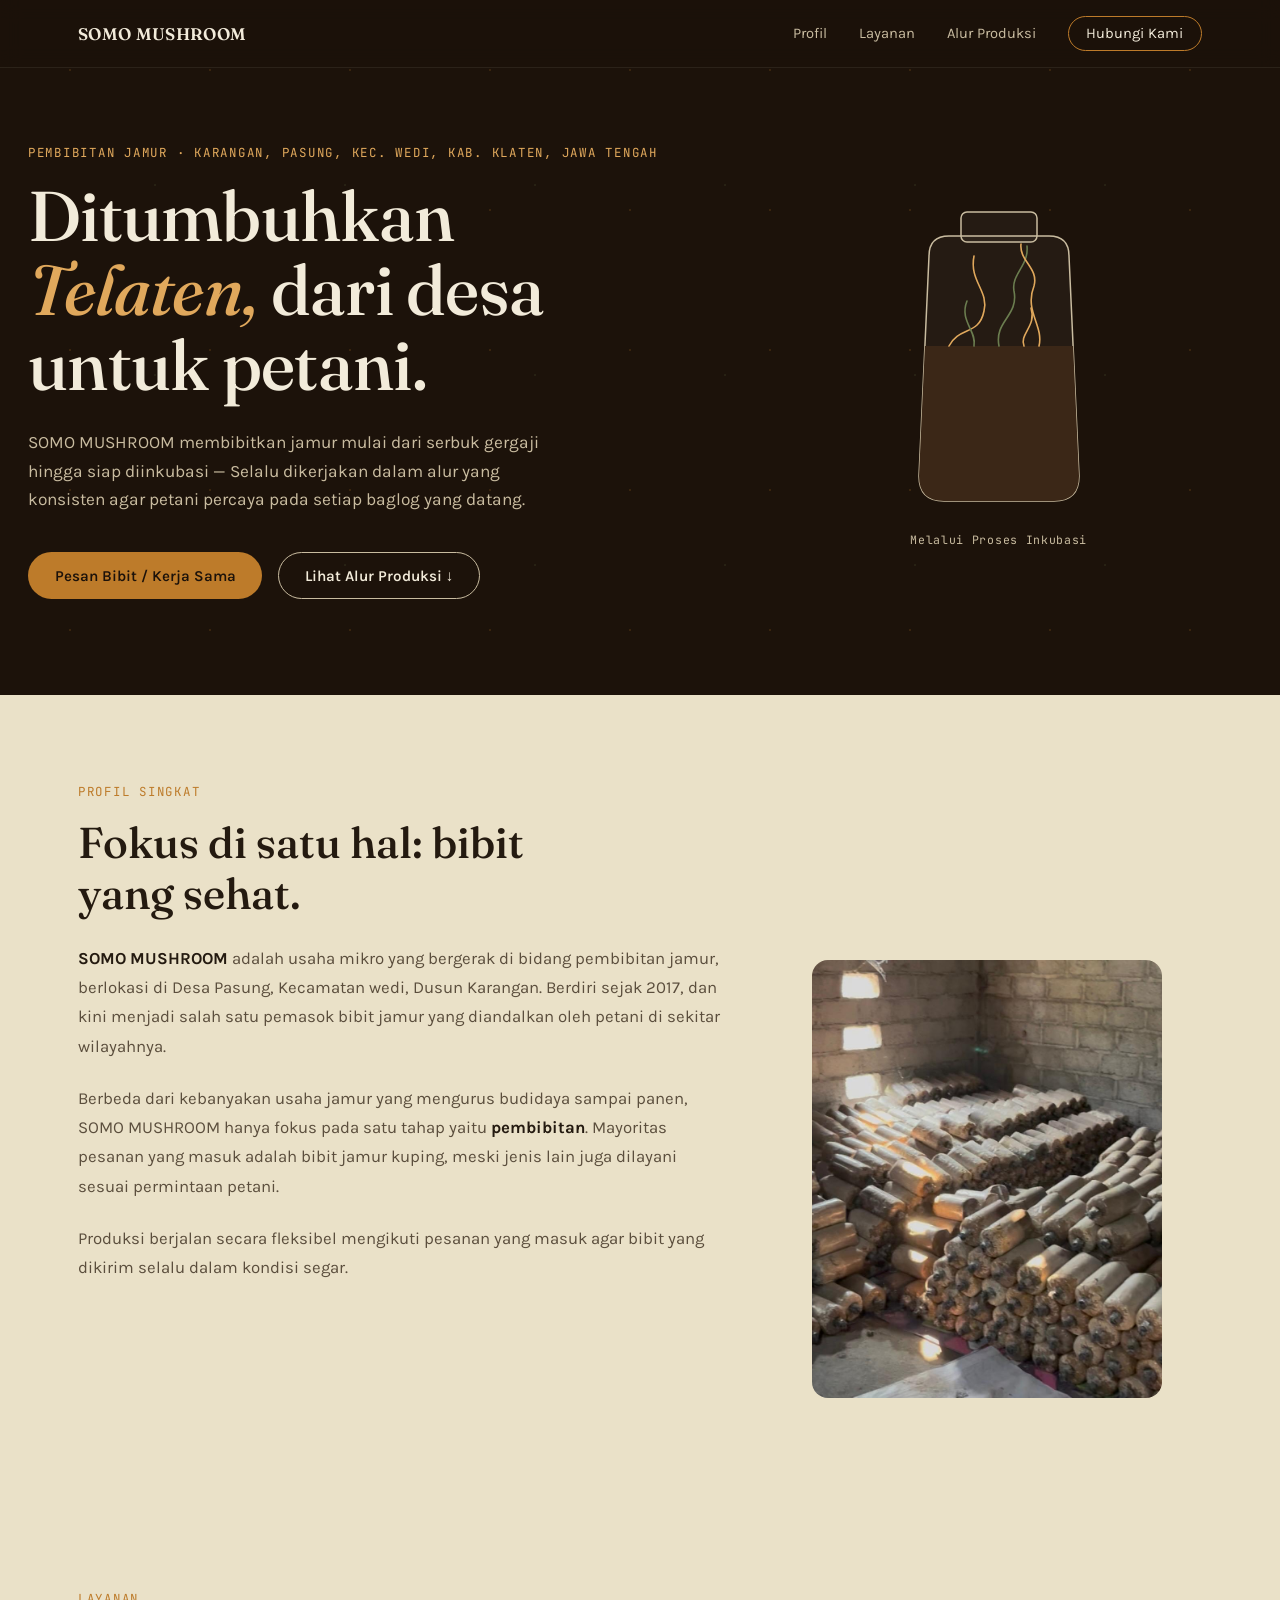
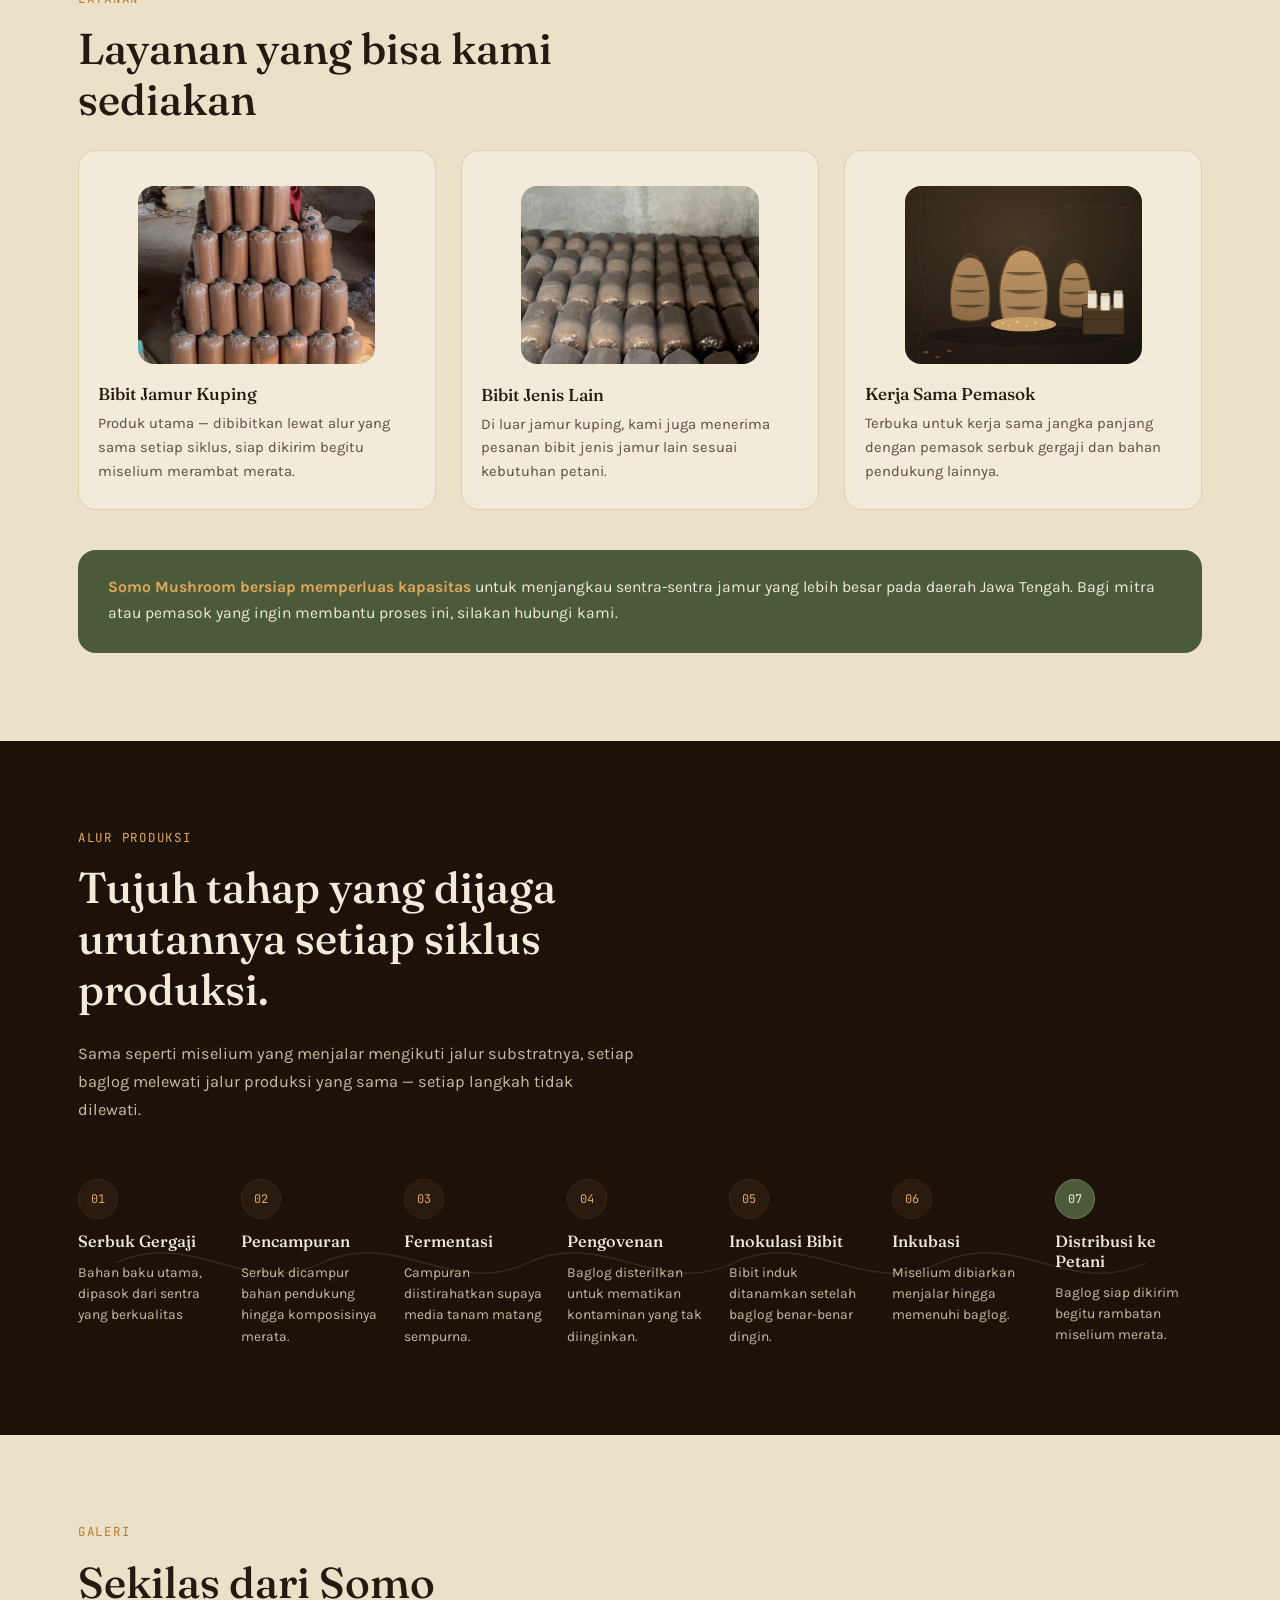
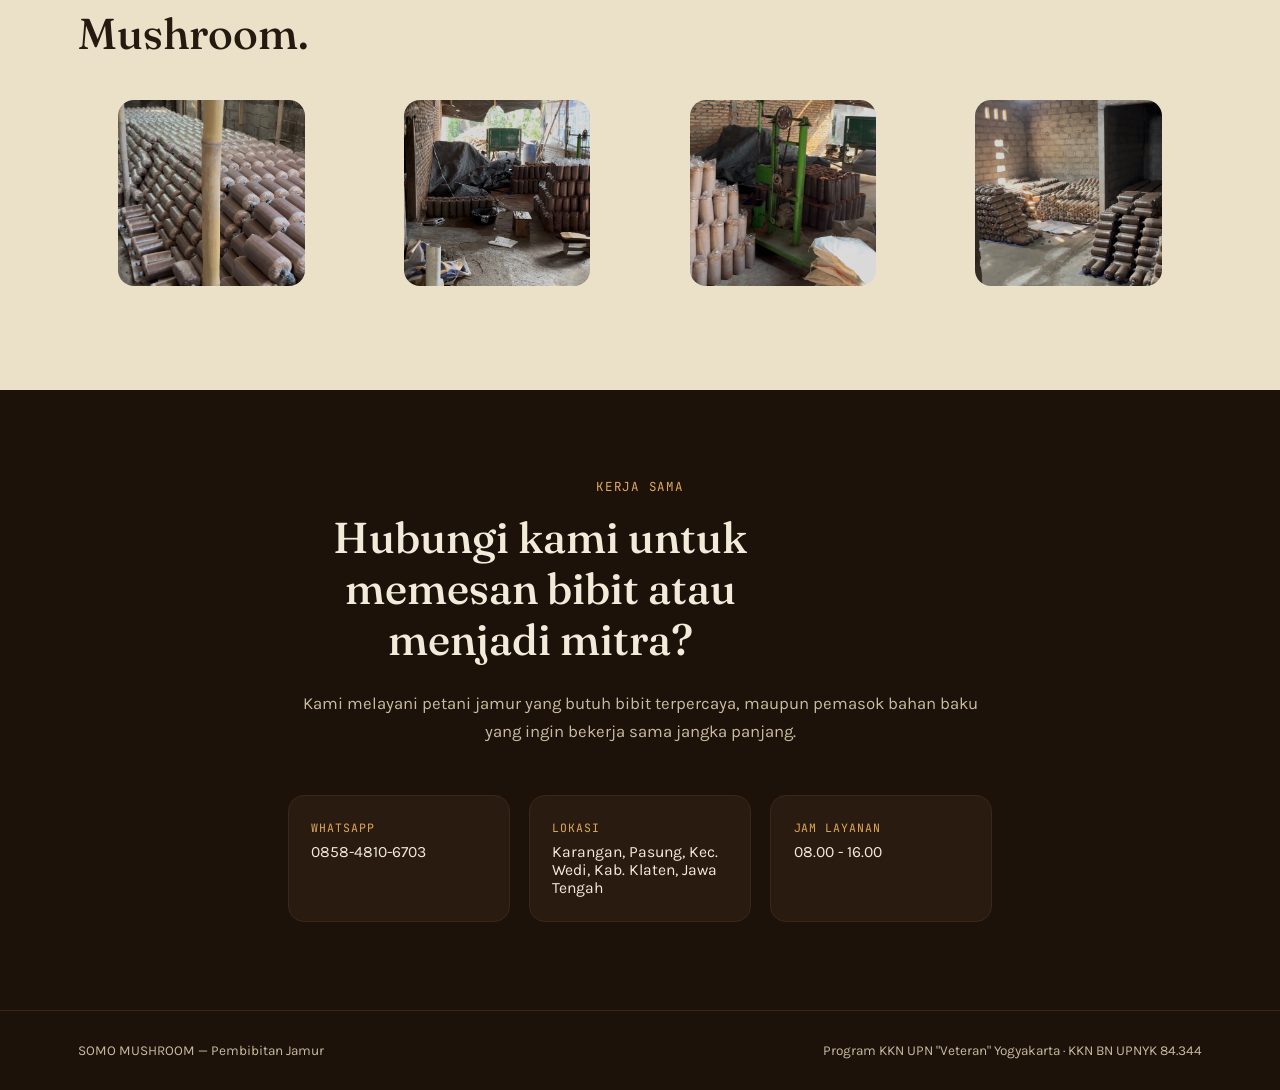
<file: index.html>
<!DOCTYPE html>
<html lang="id">
<head>
<meta charset="UTF-8">
<meta name="viewport" content="width=device-width, initial-scale=1.0">
<title>SOMO MUSHSROOM</title>
<meta name="description" content="SOMO MUSHROOM — Pembibitan jamur kuping dari Karangan">

<link rel="preconnect" href="https://fonts.googleapis.com">
<link rel="preconnect" href="https://fonts.gstatic.com" crossorigin>
<link href="https://fonts.googleapis.com/css2?family=Fraunces:ital,opsz,wght@0,9..144,400;0,9..144,500;0,9..144,600;1,9..144,500&family=Karla:wght@400;500;600;700&family=JetBrains+Mono:wght@400;500&display=swap" rel="stylesheet">
<link rel="icon" type="image/png" href="images/LOGO SOMO MUSHROOM.png">
<link rel="stylesheet" href="css/style.css">
</head>
<body>

<!-- ============ NAV ============ -->
<header class="nav" id="nav">
  <div class="nav__inner">
    <a href="#top" class="nav__brand">SOMO MUSHROOM</a>
    <nav class="nav__links">
      <a href="#profil">Profil</a>
      <a href="#layanan">Layanan</a>
      <a href="#alur">Alur Produksi</a>
      <a href="#kontak" class="nav__cta">Hubungi Kami</a>
    </nav>
    <button class="nav__burger" id="navBurger" aria-label="Buka menu" aria-expanded="false">
      <span></span><span></span><span></span>
    </button>
  </div>
</header>

<!-- ============ HERO ============ -->
<section class="hero" id="top">
  <div class="hero__spores" aria-hidden="true"></div>
  <div class="hero__inner">
    <p class="eyebrow">Pembibitan Jamur &middot; Karangan, Pasung, Kec. Wedi, Kab. Klaten, Jawa Tengah</p>
    <h1 class="hero__title">
      Ditumbuhkan<br>
      <em>Telaten,</em> dari desa<br>
      untuk petani.
    </h1>
    <p class="hero__lede">
      SOMO MUSHROOM membibitkan jamur mulai dari serbuk gergaji hingga siap
      diinkubasi &mdash; Selalu dikerjakan dalam alur yang konsisten agar
      petani percaya pada setiap baglog yang datang.
    </p>
    <div class="hero__actions">
      <a href="#kontak" class="btn btn--primary">Pesan Bibit / Kerja Sama</a>
      <a href="#alur" class="btn btn--ghost">Lihat Alur Produksi &darr;</a>
    </div>
  </div>
  <div class="hero__jar" aria-hidden="true">
    <svg viewBox="0 0 220 320" class="jar-svg">
      <defs>
        <clipPath id="jarClip">
          <path d="M40 60 Q40 40 60 40 L160 40 Q180 40 180 60 L190 280 Q190 305 165 305 L55 305 Q30 305 30 280 Z"/>
        </clipPath>
      </defs>
      <path class="jar-outline" d="M40 60 Q40 40 60 40 L160 40 Q180 40 180 60 L190 280 Q190 305 165 305 L55 305 Q30 305 30 280 Z"/>
      <rect class="jar-neck" x="72" y="16" width="76" height="30" rx="6"/>
      <g clip-path="url(#jarClip)">
        <rect class="jar-substrate" x="20" y="150" width="180" height="160"/>
        <g class="mycelium-threads">
          <path d="M60 150 C 70 130, 90 140, 95 115 C 100 95, 80 85, 85 60" />
          <path d="M110 150 C 105 125, 130 120, 125 95 C 122 78, 140 70, 138 50" />
          <path d="M150 150 C 155 130, 135 115, 145 90 C 150 72, 130 65, 132 48" />
          <path d="M85 150 C 88 135, 70 125, 78 105" />
          <path d="M135 150 C 130 138, 148 130, 142 112" />
        </g>
      </g>
    </svg>
    <p class="jar-caption">Melalui Proses Inkubasi </p>
  </div>
</section>

<!-- ============ PROFIL ============ -->
<section class="profil" id="profil">
  <div class="section-inner">
    <p class="eyebrow eyebrow--dark">Profil Singkat</p>
    <h2 class="section-title">Fokus di satu hal: bibit yang sehat.</h2>
    <div class="profil__grid">
      <div class="profil__text-col">
        <p class="profil__text">
          <strong>SOMO MUSHROOM</strong> adalah usaha mikro yang bergerak di bidang
          pembibitan jamur, berlokasi di Desa Pasung, Kecamatan wedi, Dusun Karangan.
          Berdiri sejak 2017, dan kini menjadi salah satu pemasok bibit jamur yang diandalkan oleh petani
          di sekitar wilayahnya.
      </p>
      <p class="profil__text">
          Berbeda dari kebanyakan usaha jamur yang mengurus budidaya sampai panen,
          SOMO MUSHROOM hanya fokus pada satu tahap yaitu <strong>pembibitan</strong>.
          Mayoritas pesanan yang masuk adalah bibit jamur kuping, meski jenis
          lain juga dilayani sesuai permintaan petani.
      </p>
        <p class="profil__text">
        Produksi berjalan secara fleksibel mengikuti pesanan yang masuk agar bibit yang dikirim selalu dalam kondisi segar.
      </p>
      </div>
      <figure class="photo-frame photo-frame--profil">
        <img src="images/gambar1.jpeg" alt="Foto lokasi produksi SOMO MUSHROOM"
     onerror="this.closest('.photo-frame').classList.add('is-empty')">
        <figcaption class="photo-frame__fallback">
          Foto lokasi / pemilik usaha<br><small>ganti: images/profil.jpg</small>
        </figcaption>
      </figure>
    </div>
  </div>
</section>

<!-- ============ LAYANAN ============ -->
<section class="layanan" id="layanan">
  <div class="section-inner">
    <p class="eyebrow eyebrow--dark">Layanan</p>
    <h2 class="section-title">Layanan yang bisa kami sediakan</h2>
    <div class="layanan-grid">
      <div class="layanan-card">
        <figure class="photo-frame photo-frame--card">
          <img src="images/gambar6.PNG" alt="Bibit jamur kuping"
               onerror="this.closest('.photo-frame').classList.add('is-empty')">
          <figcaption class="photo-frame__fallback">
            Foto bibit jamur kuping<br><small>ganti: images/layanan-1.jpg</small>
          </figcaption>
        </figure>
        <h3>Bibit Jamur Kuping</h3>
        <p>Produk utama  &mdash; dibibitkan lewat alur yang sama setiap
        siklus, siap dikirim begitu miselium merambat merata.</p>
      </div>

      <div class="layanan-card">
        <figure class="photo-frame photo-frame--card">
          <img src="images/gambar7.PNG" alt="Bibit jamur jenis lain"
               onerror="this.closest('.photo-frame').classList.add('is-empty')">
          <figcaption class="photo-frame__fallback">
            Foto jenis jamur lain<br><small>ganti: images/layanan-2.jpg</small>
          </figcaption>
        </figure>
        <h3>Bibit Jenis Lain</h3>
        <p>Di luar jamur kuping, kami juga menerima pesanan bibit jenis jamur
        lain sesuai kebutuhan petani.</p>
      </div>

      <div class="layanan-card">
        <figure class="photo-frame photo-frame--card">
          <img src="images/gambar8.jpg" alt="Kerja sama pemasok bahan baku"
               onerror="this.closest('.photo-frame').classList.add('is-empty')">
          <figcaption class="photo-frame__fallback">
            Foto bahan baku / pemasok<br><small>ganti: images/layanan-3.jpg</small>
          </figcaption>
        </figure>
        <h3>Kerja Sama Pemasok</h3>
        <p>Terbuka untuk kerja sama jangka panjang dengan pemasok serbuk
        gergaji dan bahan pendukung lainnya.</p>
      </div>
    </div>

    <div class="growth-note">
      <p>
        <strong>Somo Mushroom bersiap memperluas kapasitas</strong> untuk menjangkau
        sentra-sentra jamur yang lebih besar pada daerah Jawa Tengah. Bagi mitra
        atau pemasok yang ingin membantu proses ini, silakan hubungi kami.
      </p>
    </div>
  </div>
</section>

<!-- ============ ALUR PRODUKSI (signature) ============ -->
<section class="alur" id="alur">
  <div class="section-inner">
    <p class="eyebrow">Alur Produksi</p>
    <h2 class="section-title section-title--light">
      Tujuh tahap yang dijaga urutannya setiap siklus produksi.
    </h2>
    <p class="alur__sub">
      Sama seperti miselium yang menjalar mengikuti jalur substratnya,
      setiap baglog melewati jalur produksi yang sama &mdash; setiap langkah tidak dilewati.
    </p>

    <div class="mycelium-flow" id="myceliumFlow">
      <svg class="mycelium-flow__svg" viewBox="0 0 1200 140" preserveAspectRatio="none" aria-hidden="true">
        <path id="flowPath" class="flow-path" d="M40,70 C120,20 180,120 260,70 C340,20 400,120 480,70 C560,20 620,120 700,70 C780,20 840,120 920,70 C1000,20 1060,120 1140,70" />
      </svg>
      <div class="mycelium-flow__nodes">
        <div class="flow-node">
          <span class="flow-node__dot">01</span>
          <h3>Serbuk Gergaji</h3>
          <p>Bahan baku utama, dipasok dari sentra yang berkualitas</p>
        </div>
        <div class="flow-node">
          <span class="flow-node__dot">02</span>
          <h3>Pencampuran</h3>
          <p>Serbuk dicampur bahan pendukung hingga komposisinya merata.</p>
        </div>
        <div class="flow-node">
          <span class="flow-node__dot">03</span>
          <h3>Fermentasi</h3>
          <p>Campuran diistirahatkan supaya media tanam matang sempurna.</p>
        </div>
        <div class="flow-node">
          <span class="flow-node__dot">04</span>
          <h3>Pengovenan</h3>
          <p>Baglog disterilkan untuk mematikan kontaminan yang tak diinginkan.</p>
        </div>
        <div class="flow-node">
          <span class="flow-node__dot">05</span>
          <h3>Inokulasi Bibit</h3>
          <p>Bibit induk ditanamkan setelah baglog benar-benar dingin.</p>
        </div>
        <div class="flow-node">
          <span class="flow-node__dot">06</span>
          <h3>Inkubasi</h3>
          <p>Miselium dibiarkan menjalar hingga memenuhi baglog.</p>
        </div>
        <div class="flow-node flow-node--last">
          <span class="flow-node__dot">07</span>
          <h3>Distribusi ke Petani</h3>
          <p>Baglog siap dikirim begitu rambatan miselium merata.</p>
        </div>
      </div>
    </div>
  </div>
</section>

<!-- ============ GALERI ============ -->
<section class="galeri">
  <div class="section-inner">
    <p class="eyebrow eyebrow--dark">Galeri</p>
    <h2 class="section-title">Sekilas dari Somo Mushroom.</h2>
    <div class="galeri-grid">
      <figure class="photo-frame photo-frame--galeri">
        <img src="images/gambar2.PNG" alt="Dokumentasi kegiatan 1" onerror="this.closest('.photo-frame').classList.add('is-empty')">
        <figcaption class="photo-frame__fallback"><small>images/galeri-1.jpg</small></figcaption>
      </figure>
      <figure class="photo-frame photo-frame--galeri">
        <img src="images/gambar3.PNG" alt="Dokumentasi kegiatan 2" onerror="this.closest('.photo-frame').classList.add('is-empty')">
        <figcaption class="photo-frame__fallback"><small>images/galeri-2.jpg</small></figcaption>
      </figure>
      <figure class="photo-frame photo-frame--galeri">
        <img src="images/gambar4.PNG" alt="Dokumentasi kegiatan 3" onerror="this.closest('.photo-frame').classList.add('is-empty')">
        <figcaption class="photo-frame__fallback"><small>images/galeri-3.jpg</small></figcaption>
      </figure>
      <figure class="photo-frame photo-frame--galeri">
        <img src="images/gambar5.PNG" alt="Dokumentasi kegiatan 4" onerror="this.closest('.photo-frame').classList.add('is-empty')">
        <figcaption class="photo-frame__fallback"><small>images/galeri-4.jpg</small></figcaption>
      </figure>
    </div>
  </div>
</section>

<!-- ============ KONTAK ============ -->
<section class="kontak" id="kontak">
  <div class="section-inner section-inner--narrow">
    <p class="eyebrow">Kerja Sama</p>
    <h2 class="section-title section-title--light">
      Hubungi kami untuk memesan bibit atau menjadi mitra?
    </h2>
    <p class="kontak__lede">
      Kami melayani petani jamur yang butuh bibit terpercaya, maupun pemasok
      bahan baku yang ingin bekerja sama jangka panjang.
    </p>

    <div class="kontak__grid">
      <a class="kontak__item" href="https://wa.me/6285848106703" target="_blank" rel="noopener">
        <span class="kontak__item-label">WhatsApp</span>
        <span class="kontak__item-value">0858-4810-6703</span>
      </a>
      <div class="kontak__item">
        <span class="kontak__item-label">Lokasi</span>
        <span class="kontak__item-value">Karangan, Pasung, Kec. Wedi, Kab. Klaten, Jawa Tengah</span>
      </div>
      <div class="kontak__item">
        <span class="kontak__item-label">Jam Layanan</span>
        <span class="kontak__item-value">08.00 - 16.00</span>
      </div>
    </div>
  </div>
</section>

<footer class="footer">
  <div class="section-inner footer__inner">
    <span>SOMO MUSHROOM &mdash; Pembibitan Jamur</span>
    <span class="footer__note">Program KKN UPN "Veteran" Yogyakarta &middot; KKN BN UPNYK 84.344</span>
  </div>
</footer>

<script src="js/script.js"></script>
</body>
</html>
</file>
<file: css/style.css>
/* ============================================================
   SOMOMASROOM — Design tokens
   Ganti nilai di :root ini untuk menyesuaikan warna/tipografi
   ============================================================ */
:root {
  /* Colors */
  --ink:        #1C120A;   /* dasar gelap, seperti media tanam */
  --ink-2:      #2A1B10;   /* kartu di atas dasar gelap */
  --ink-3:      #3B2717;   /* border/garis di atas dasar gelap */
  --bone:       #F2EBDA;   /* teks terang di atas gelap */
  --bone-dim:   #C9BCA0;   /* teks sekunder di atas gelap */
  --parchment:  #EAE1C8;   /* latar terang alternatif */
  --parchment-2:#DCD0AF;   /* elemen di atas parchment */
  --text-dark:  #241A10;   /* teks utama di atas terang */
  --text-muted: #5B4E3D;   /* teks sekunder di atas terang */
  --moss:       #6B7D4F;   /* aksen sekunder — miselium/lumut */
  --moss-deep:  #4B5A39;
  --spore:      #BD7B2A;   /* aksen utama — warna tudung jamur */
  --spore-light:#E0A85C;

  /* Type */
  --font-display: "Fraunces", serif;
  --font-body: "Karla", sans-serif;
  --font-mono: "JetBrains Mono", monospace;

  --container: 1180px;
}

/* ============================================================
   Reset & base
   ============================================================ */
* { box-sizing: border-box; }
html { scroll-behavior: smooth; }
body {
  margin: 0;
  font-family: var(--font-body);
  color: var(--text-dark);
  background: var(--parchment);
  -webkit-font-smoothing: antialiased;
}
img, svg { display: block; max-width: 100%; }
a { color: inherit; text-decoration: none; }
h1, h2, h3 { font-family: var(--font-display); margin: 0; }
p { margin: 0; }
.section-inner {
  max-width: var(--container);
  margin: 0 auto;
  padding: 5.5rem 1.75rem;
}
.section-inner--narrow { max-width: 760px; text-align: center; }

.eyebrow {
  display: block;
  font-family: var(--font-mono);
  font-size: 0.78rem;
  letter-spacing: 0.14em;
  text-transform: uppercase;
  color: var(--spore-light);
  margin-bottom: 1.1rem;
}
.eyebrow--dark { color: var(--spore); }

.section-title {
  font-size: clamp(1.9rem, 3.4vw, 2.7rem);
  font-weight: 500;
  line-height: 1.18;
  color: var(--text-dark);
  max-width: 18ch;
  margin-bottom: 1.5rem;
}
.section-title--light { color: var(--bone); }

:focus-visible {
  outline: 2px solid var(--spore-light);
  outline-offset: 3px;
}

@media (prefers-reduced-motion: reduce) {
  html { scroll-behavior: auto; }
  * { animation-duration: 0.001ms !important; animation-iteration-count: 1 !important; transition-duration: 0.001ms !important; }
}

/* ============================================================
   Buttons
   ============================================================ */
.btn {
  display: inline-flex;
  align-items: center;
  gap: 0.5rem;
  padding: 0.85rem 1.6rem;
  border-radius: 999px;
  font-family: var(--font-body);
  font-weight: 600;
  font-size: 0.95rem;
  border: 1px solid transparent;
  transition: transform 0.18s ease, background 0.18s ease, border-color 0.18s ease;
}
.btn--primary {
  background: var(--spore);
  color: var(--ink);
}
.btn--primary:hover { transform: translateY(-2px); background: var(--spore-light); }
.btn--ghost {
  border-color: var(--bone-dim);
  color: var(--bone);
}
.btn--ghost:hover { border-color: var(--bone); transform: translateY(-2px); }

/* ============================================================
   Nav
   ============================================================ */
.nav {
  position: fixed;
  top: 0; left: 0; right: 0;
  z-index: 50;
  background: rgba(28, 18, 10, 0.82);
  backdrop-filter: blur(10px);
  border-bottom: 1px solid rgba(242, 235, 218, 0.08);
}
.nav__inner {
  max-width: var(--container);
  margin: 0 auto;
  padding: 1rem 1.75rem;
  display: flex;
  align-items: center;
  justify-content: space-between;
}
.nav__brand {
  font-family: var(--font-display);
  font-weight: 600;
  letter-spacing: 0.02em;
  font-size: 1.05rem;
  color: var(--bone);
}
.nav__links {
  display: flex;
  align-items: center;
  gap: 2rem;
  font-size: 0.92rem;
  color: var(--bone-dim);
}
.nav__links a:hover { color: var(--bone); }
.nav__cta {
  padding: 0.5rem 1.1rem;
  border-radius: 999px;
  border: 1px solid var(--spore);
  color: var(--bone) !important;
}
.nav__burger {
  display: none;
  flex-direction: column;
  gap: 5px;
  background: none;
  border: none;
  cursor: pointer;
  padding: 6px;
}
.nav__burger span {
  width: 22px; height: 2px;
  background: var(--bone);
  border-radius: 2px;
}

/* ============================================================
   Hero
   ============================================================ */
.hero {
  position: relative;
  background: var(--ink);
  color: var(--bone);
  padding: 9rem 1.75rem 6rem;
  overflow: hidden;
  display: grid;
  grid-template-columns: minmax(0, 1.15fr) minmax(0, 0.85fr);
  gap: 2rem;
  align-items: center;
}
.hero__spores {
  position: absolute;
  inset: 0;
  background-image:
    radial-gradient(circle, rgba(189,123,42,0.35) 1.5px, transparent 1.5px),
    radial-gradient(circle, rgba(107,125,79,0.28) 1.5px, transparent 1.5px);
  background-size: 140px 140px, 190px 190px;
  background-position: 0 0, 60px 90px;
  opacity: 0.5;
  pointer-events: none;
}
.hero__inner {
  position: relative;
  max-width: 640px;
  grid-column: 1;
}
.hero__title {
  font-size: clamp(2.6rem, 5.6vw, 4.4rem);
  font-weight: 500;
  line-height: 1.06;
  letter-spacing: -0.01em;
  margin-bottom: 1.6rem;
}
.hero__title em {
  font-style: italic;
  color: var(--spore-light);
}
.hero__lede {
  font-size: 1.08rem;
  line-height: 1.65;
  color: var(--bone-dim);
  max-width: 52ch;
  margin-bottom: 2.4rem;
}
.hero__actions {
  display: flex;
  flex-wrap: wrap;
  gap: 1rem;
}

.hero__jar {
  position: relative;
  grid-column: 2;
  display: flex;
  flex-direction: column;
  align-items: center;
  justify-self: center;
}
.jar-svg { width: min(220px, 80%); height: auto; }
.jar-outline {
  fill: rgba(242,235,218,0.04);
  stroke: var(--bone-dim);
  stroke-width: 1.5;
}
.jar-neck {
  fill: rgba(242,235,218,0.04);
  stroke: var(--bone-dim);
  stroke-width: 1.5;
}
.jar-substrate {
  fill: var(--ink-3);
}
.mycelium-threads path {
  fill: none;
  stroke: var(--spore-light);
  stroke-width: 1.6;
  stroke-linecap: round;
  stroke-dasharray: 140;
  stroke-dashoffset: 140;
  animation: growThread 2.6s ease-out forwards;
  animation-delay: 0.6s;
}
.mycelium-threads path:nth-child(2) { animation-delay: 0.9s; stroke: var(--moss); }
.mycelium-threads path:nth-child(3) { animation-delay: 1.2s; }
.mycelium-threads path:nth-child(4) { animation-delay: 1.5s; stroke: var(--moss); }
.mycelium-threads path:nth-child(5) { animation-delay: 1.8s; }
@keyframes growThread {
  to { stroke-dashoffset: 0; }
}
.jar-caption {
  margin-top: 1rem;
  font-family: var(--font-mono);
  font-size: 0.72rem;
  letter-spacing: 0.06em;
  color: var(--bone-dim);
  text-align: center;
}

@media (max-width: 860px) {
  .hero { grid-template-columns: 1fr; text-align: left; padding-top: 7.5rem; }
  .hero__jar { grid-column: 1; margin-top: 2.5rem; }
}

/* ============================================================
   Profil (lihat definisi profil__grid & photo-frame di bawah,
   dekat blok Layanan)
   ============================================================ */
.profil { background: var(--parchment); }

/* ============================================================
   Alur produksi — signature mycelium flow
   ============================================================ */
.alur {
  background: var(--ink);
  color: var(--bone);
}
.alur__sub {
  font-size: 1.02rem;
  line-height: 1.7;
  color: var(--bone-dim);
  max-width: 56ch;
  margin-bottom: 3.5rem;
}

.mycelium-flow { position: relative; }
.mycelium-flow__svg {
  position: absolute;
  top: 34px;
  left: 0;
  width: 100%;
  height: 100px;
  z-index: 0;
}
.flow-path {
  fill: none;
  stroke: var(--ink-3);
  stroke-width: 2;
}
.flow-path-progress {
  fill: none;
  stroke: var(--spore);
  stroke-width: 2;
}

.mycelium-flow__nodes {
  position: relative;
  z-index: 1;
  display: grid;
  grid-template-columns: repeat(7, 1fr);
  gap: 1rem;
}
.flow-node {
  display: flex;
  flex-direction: column;
  gap: 0.7rem;
}
.flow-node__dot {
  width: 40px;
  height: 40px;
  border-radius: 50%;
  background: var(--ink-2);
  border: 1.5px solid var(--ink-3);
  color: var(--spore-light);
  display: flex;
  align-items: center;
  justify-content: center;
  font-family: var(--font-mono);
  font-size: 0.75rem;
}
.flow-node--last .flow-node__dot {
  background: var(--moss-deep);
  border-color: var(--moss);
  color: var(--bone);
}
.flow-node h3 {
  font-size: 1.02rem;
  font-weight: 500;
  color: var(--bone);
}
.flow-node p {
  font-size: 0.86rem;
  line-height: 1.55;
  color: var(--bone-dim);
}

@media (max-width: 980px) {
  .mycelium-flow__svg { display: none; }
  .mycelium-flow__nodes {
    grid-template-columns: 1fr;
    gap: 1.8rem;
    border-left: 2px solid var(--ink-3);
    padding-left: 1.5rem;
  }
  .flow-node__dot { position: absolute; margin-left: -2.45rem; }
  .flow-node { padding-left: 0.5rem; position: relative; }
}

/* ============================================================
   Photo frame (placeholder foto yang otomatis hilang saat
   file gambar asli sudah ditambahkan ke folder images/)
   ============================================================ */
.photo-frame {
  position: relative;
  border-radius: 16px;
  overflow: hidden;
  background: var(--ink-3);
}
.photo-frame img {
  width: 100%;
  height: 100%;
  object-fit: cover;
}
.photo-frame__fallback {
  display: none;
  position: absolute;
  inset: 0;
  align-items: center;
  justify-content: center;
  flex-direction: column;
  gap: 0.3rem;
  text-align: center;
  padding: 1rem;
  font-family: var(--font-mono);
  font-size: 0.78rem;
  line-height: 1.5;
  color: var(--bone-dim);
}
.photo-frame__fallback small { opacity: 0.7; font-size: 0.7rem; }
.photo-frame.is-empty {
  border: 1px dashed var(--bone-dim);
  background: repeating-linear-gradient(
    45deg, var(--ink-3), var(--ink-3) 10px, transparent 10px, transparent 20px
  );
}
.photo-frame.is-empty img { display: none; }
.photo-frame.is-empty .photo-frame__fallback { display: flex; }

.photo-frame--profil { aspect-ratio: 4 / 5; }
.photo-frame--card { aspect-ratio: 4 / 3; margin-bottom: 1.2rem; }
.photo-frame--galeri { aspect-ratio: 1 / 1; }

/* on light sections (profil/layanan/galeri), placeholder text needs dark tone */
.profil .photo-frame__fallback,
.layanan .photo-frame__fallback,
.galeri .photo-frame__fallback {
  color: var(--text-muted);
}
.profil .photo-frame.is-empty,
.layanan .photo-frame.is-empty,
.galeri .photo-frame.is-empty {
  background: repeating-linear-gradient(
    45deg, var(--parchment-2), var(--parchment-2) 10px, transparent 10px, transparent 20px
  );
  border-color: var(--text-muted);
}

/* ============================================================
   Profil grid (update: teks + foto)
   ============================================================ */
.profil__grid {
  display: grid;
  grid-template-columns: 1.2fr 0.8fr;
  gap: 3rem;
  align-items: start;
}
.profil__text-col { display: flex; flex-direction: column; gap: 1.4rem; }
.profil__text {
  font-size: 1.05rem;
  line-height: 1.75;
  color: var(--text-muted);
}
.profil__text strong { color: var(--text-dark); }
@media (max-width: 720px) {
  .profil__grid { grid-template-columns: 1fr; }
  .photo-frame--profil { aspect-ratio: 16 / 10; }
}

/* ============================================================
   Layanan
   ============================================================ */
.layanan { background: var(--parchment); }
.layanan-grid {
  display: grid;
  grid-template-columns: repeat(3, 1fr);
  gap: 1.6rem;
  margin-bottom: 2.5rem;
}
.layanan-card {
  background: var(--bone);
  border: 1px solid var(--parchment-2);
  border-radius: 18px;
  padding: 1.2rem 1.2rem 1.6rem;
}
.layanan-card h3 {
  font-size: 1.08rem;
  font-weight: 500;
  color: var(--text-dark);
  margin-bottom: 0.5rem;
}
.layanan-card p {
  font-size: 0.92rem;
  line-height: 1.6;
  color: var(--text-muted);
}
@media (max-width: 860px) {
  .layanan-grid { grid-template-columns: 1fr; }
}

/* ============================================================
   Galeri
   ============================================================ */
.galeri { background: var(--parchment); }
.galeri-grid {
  display: grid;
  grid-template-columns: repeat(4, 1fr);
  gap: 1.2rem;
}
@media (max-width: 860px) {
  .galeri-grid { grid-template-columns: repeat(2, 1fr); }
}

/* ============================================================
   Growth note (dipakai di section Layanan)
   ============================================================ */
.growth-note {
  background: var(--moss-deep);
  color: var(--bone);
  border-radius: 18px;
  padding: 1.6rem 1.9rem;
  font-size: 0.98rem;
  line-height: 1.65;
}
.growth-note strong { color: var(--spore-light); }

/* ============================================================
   Kontak
   ============================================================ */
.kontak { background: var(--ink); color: var(--bone); text-align: center; }
.kontak__lede {
  font-size: 1.05rem;
  line-height: 1.7;
  color: var(--bone-dim);
  margin-bottom: 3rem;
}
.kontak__grid {
  display: grid;
  grid-template-columns: repeat(3, 1fr);
  gap: 1.2rem;
  text-align: left;
}
.kontak__item {
  background: var(--ink-2);
  border: 1px solid var(--ink-3);
  border-radius: 16px;
  padding: 1.5rem 1.4rem;
  display: flex;
  flex-direction: column;
  gap: 0.5rem;
  transition: border-color 0.18s ease, transform 0.18s ease;
}
a.kontak__item:hover { border-color: var(--spore); transform: translateY(-3px); }
.kontak__item-label {
  font-family: var(--font-mono);
  font-size: 0.72rem;
  letter-spacing: 0.08em;
  text-transform: uppercase;
  color: var(--spore-light);
}
.kontak__item-value {
  font-size: 0.98rem;
  color: var(--bone);
}

@media (max-width: 780px) {
  .kontak__grid { grid-template-columns: 1fr; }
}

/* ============================================================
   Footer
   ============================================================ */
.footer { background: var(--ink); border-top: 1px solid var(--ink-3); }
.footer__inner {
  padding: 2rem 1.75rem;
  display: flex;
  justify-content: space-between;
  flex-wrap: wrap;
  gap: 0.5rem;
  font-size: 0.85rem;
  color: var(--bone-dim);
}

/* ============================================================
   Mobile nav
   ============================================================ */
@media (max-width: 760px) {
  .nav__links {
    position: fixed;
    top: 60px; left: 0; right: 0;
    background: var(--ink);
    flex-direction: column;
    align-items: flex-start;
    padding: 1.5rem 1.75rem;
    gap: 1.2rem;
    border-bottom: 1px solid var(--ink-3);
    transform: translateY(-130%);
    transition: transform 0.25s ease;
  }
  .nav__links.is-open { transform: translateY(0); }
  .nav__burger { display: flex; }
}
</file>
